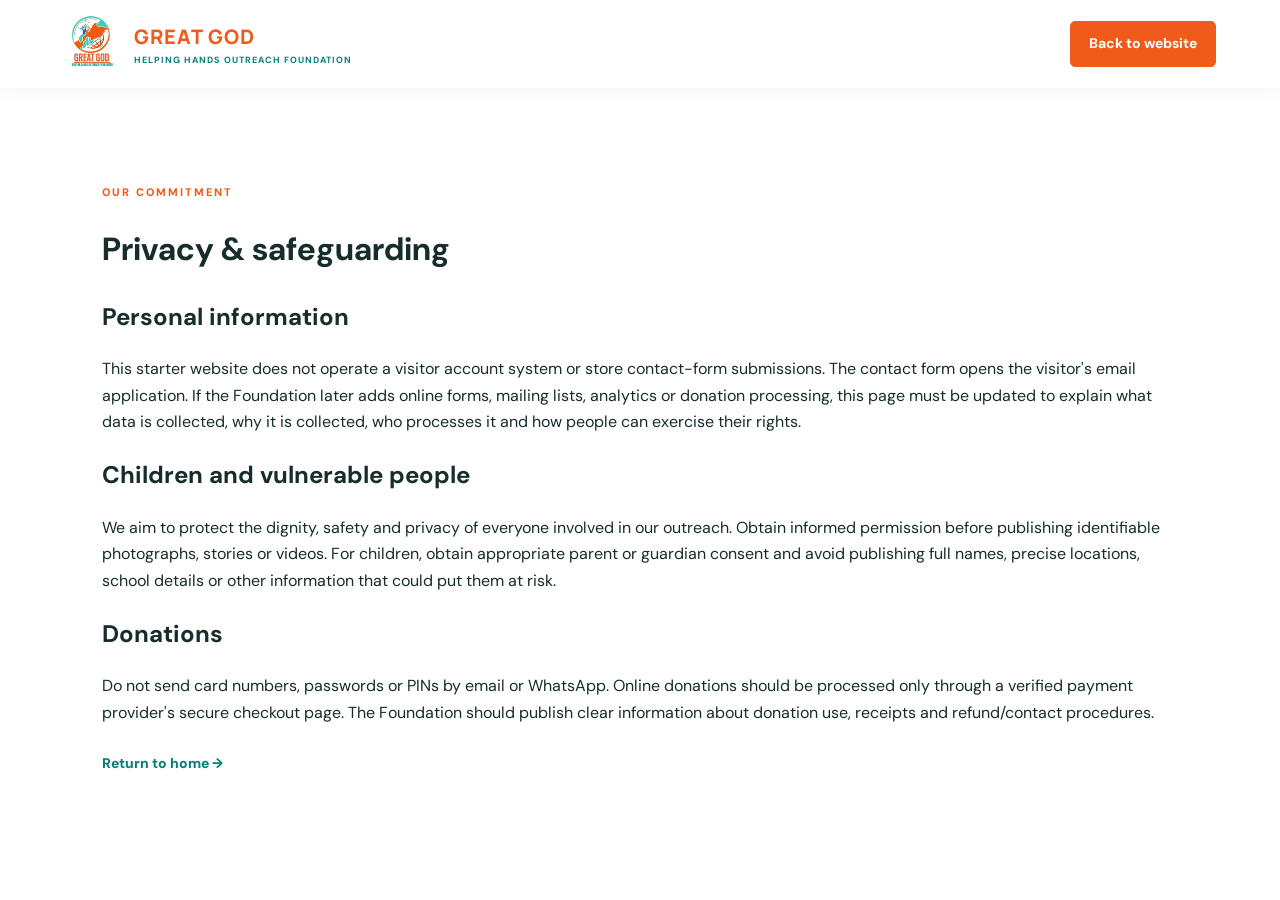
<file: privacy.html>
<!doctype html><html lang="en"><head><meta charset="utf-8"><meta name="viewport" content="width=device-width,initial-scale=1"><title>Privacy & Safeguarding | GGHHOF</title><link rel="stylesheet" href="styles.css"></head><body><header class="site-header"><a class="brand" href="index.html"><img src="assets/foundation-logo.jpg" alt="Foundation logo"><span><b>GREAT GOD</b><small>HELPING HANDS OUTREACH FOUNDATION</small></span></a><a class="button button-small" href="index.html">Back to website</a></header><main class="section"><p class="eyebrow">OUR COMMITMENT</p><h1>Privacy & safeguarding</h1><h2>Personal information</h2><p>This starter website does not operate a visitor account system or store contact-form submissions. The contact form opens the visitor's email application. If the Foundation later adds online forms, mailing lists, analytics or donation processing, this page must be updated to explain what data is collected, why it is collected, who processes it and how people can exercise their rights.</p><h2>Children and vulnerable people</h2><p>We aim to protect the dignity, safety and privacy of everyone involved in our outreach. Obtain informed permission before publishing identifiable photographs, stories or videos. For children, obtain appropriate parent or guardian consent and avoid publishing full names, precise locations, school details or other information that could put them at risk.</p><h2>Donations</h2><p>Do not send card numbers, passwords or PINs by email or WhatsApp. Online donations should be processed only through a verified payment provider's secure checkout page. The Foundation should publish clear information about donation use, receipts and refund/contact procedures.</p><p><a class="text-link" href="index.html">Return to home →</a></p></main></body></html>
</file>
<file: styles.css>
@import url('https://fonts.googleapis.com/css2?family=DM+Sans:wght@400;500;600;700&family=Manrope:wght@400;500;600;700;800&display=swap');
:root{--teal:#087e78;--deep:#064d4c;--orange:#f05a1a;--ink:#172c2c;--muted:#657574;--cream:#fbfaf6;--line:#e7ece8}*{box-sizing:border-box}html{scroll-behavior:smooth;scroll-padding-top:90px}body{margin:0;color:var(--ink);font-family:'DM Sans',sans-serif;line-height:1.65}a{color:inherit;text-decoration:none}.site-header{height:88px;display:flex;align-items:center;justify-content:space-between;padding:10px clamp(20px,5vw,76px);background:#fff;position:sticky;top:0;z-index:20;box-shadow:0 3px 18px #063f3c0d}.brand{display:flex;align-items:center;gap:12px;min-width:250px}.brand img{width:58px;height:58px;object-fit:contain}.brand b,.brand small{display:block;line-height:1.15}.brand b{font:800 20px Manrope;color:var(--orange);letter-spacing:1px}.brand small{font-size:9px;font-weight:700;color:var(--teal);letter-spacing:1px;margin-top:5px}nav{display:flex;gap:25px}nav a{font-size:13px;font-weight:700;color:#344b49}nav a:hover,.text-link:hover{color:var(--orange)}.header-actions{display:flex;align-items:center;gap:12px}.lang,.menu{border:1px solid var(--line);background:#fff;border-radius:30px;padding:9px 12px;font-weight:700;color:var(--teal);cursor:pointer}.menu{display:none}.button{display:inline-flex;justify-content:center;align-items:center;padding:14px 23px;background:var(--orange);color:white;border:1px solid var(--orange);border-radius:5px;font-weight:700;font-size:14px;transition:.2s}.button:hover{background:#d94b12;transform:translateY(-2px)}.button-small{padding:10px 18px}.hero{min-height:590px;display:grid;grid-template-columns:1fr 1fr;align-items:center;padding:70px clamp(20px,7vw,110px);background:linear-gradient(120deg,#f8faf6 0%,#fff 60%,#eaf6f2 100%);gap:35px}.hero-copy{max-width:600px}.eyebrow{color:var(--orange);font-weight:800;font-size:11px;letter-spacing:2px;margin:0 0 15px}.hero h1{font:800 clamp(42px,5.5vw,72px)/1.08 Manrope;letter-spacing:-2.5px;color:var(--deep);margin:0 0 22px;white-space:pre-line}.lead{font-size:18px;color:#566866;max-width:530px}.hero-buttons{display:flex;gap:12px;flex-wrap:wrap;margin:28px 0}.button-outline{background:transparent;color:var(--teal);border-color:var(--teal)}.button-outline:hover{background:var(--teal);color:#fff}.trust-line{font-size:13px;color:var(--deep);font-weight:700}.trust-line span:first-child{color:var(--orange);font-size:20px;margin-right:7px}.hero-art{height:430px;overflow:hidden;border-radius:18px;box-shadow:0 20px 60px #073f3c1a}.hero-art img{width:100%;height:100%;object-fit:contain;object-position:center;padding:28px;background:#fff}.strip{display:flex;justify-content:center;gap:clamp(35px,9vw,140px);background:var(--deep);color:white;padding:22px}.strip div{display:flex;align-items:center;gap:12px}.strip strong{font:800 25px Manrope;color:#ff8a4e}.strip span{font-size:13px}.section{padding:95px clamp(20px,8vw,120px)}.section-heading{max-width:680px;margin-bottom:42px}.section-heading h2,.transparency h2{font:800 clamp(32px,4vw,46px)/1.15 Manrope;color:var(--deep);margin:0 0 14px;letter-spacing:-1.4px}.section-heading p:not(.eyebrow){color:var(--muted);margin:0}.about-grid{display:grid;grid-template-columns:1.1fr .9fr;gap:9%;align-items:center}.large{font-size:20px;font-weight:600;color:#304947}.about-grid p{color:var(--muted)}.mission-card{background:#f2f7f3;padding:32px 36px;border-left:4px solid var(--orange);border-radius:4px}.mission-card h3{color:var(--teal);font:800 18px Manrope;margin:0 0 8px}.mission-card p{margin:0}.mission-card hr{border:0;border-top:1px solid #dce8e1;margin:22px 0}.text-link{display:inline-block;color:var(--teal);font-weight:800;font-size:14px;margin-top:10px}.programs{background:#f6f8f5}.centered{text-align:center;margin-left:auto;margin-right:auto}.program-grid{display:grid;grid-template-columns:repeat(5,1fr);gap:17px}.program{background:white;padding:27px 21px;border:1px solid #edf0ec;border-radius:8px;box-shadow:0 8px 25px #0a4c4610}.program-icon{width:50px;height:50px;border-radius:50%;display:grid;place-items:center;background:var(--deep);color:white;font-size:27px}.program-icon.orange{background:var(--orange)}.program h3{font:800 17px Manrope;color:var(--deep);margin:18px 0 8px}.program p{font-size:13px;color:var(--muted);margin:0}.team-grid{display:grid;grid-template-columns:repeat(4,1fr);gap:18px}.team-card{text-align:center;padding:27px 18px;border:1px solid var(--line);border-radius:8px}.avatar{width:76px;height:76px;border-radius:50%;background:var(--deep);color:#fff;display:grid;place-items:center;margin:0 auto 15px;font:800 17px Manrope}.avatar.orange{background:var(--orange)}.team-card h3{font:800 16px Manrope;margin:0;color:var(--deep)}.team-card p{font-size:13px;color:var(--muted);margin:6px 0 0}.small-note{font-size:12px;color:#778582;margin-top:24px}.gallery{background:#f7f8f5}.gallery-grid{display:grid;grid-template-columns:repeat(3,1fr);gap:18px}.gallery-placeholder{min-height:230px;border-radius:9px;background:linear-gradient(135deg,#075451,#0b9288);color:white;padding:25px;display:flex;flex-direction:column;justify-content:flex-end;position:relative;overflow:hidden}.gallery-placeholder:before{content:'♡';position:absolute;font-size:150px;right:25px;top:0;color:#ffffff19}.gallery-placeholder.orange-bg{background:linear-gradient(135deg,#c74a18,#ff8b45)}.gallery-placeholder span{font-size:12px;opacity:.75}.gallery-placeholder b{font:800 22px Manrope}.gallery-placeholder small{font-size:11px;opacity:.8}.donation{background:var(--deep);color:white;padding:65px clamp(20px,8vw,120px);display:flex;justify-content:space-between;align-items:center;gap:35px}.donation h2{font:800 clamp(35px,4vw,48px) Manrope;margin:0 0 10px}.donation p:not(.eyebrow){max-width:600px;color:#d2e2df}.donation .eyebrow{color:#ff9b67}.donate-actions{display:flex;flex-direction:column;gap:12px;min-width:255px}.button-light{background:#fff;border-color:#fff;color:var(--deep)}.button-light:hover{background:#e9f2ee;color:var(--deep)}.button-outline-light{background:transparent;border-color:#b6d8d2;color:#fff}.button-outline-light:hover{background:#fff;color:var(--deep)}.donate-actions small{font-size:10px;color:#c2d9d4}.involve-grid{display:grid;grid-template-columns:repeat(3,1fr);gap:25px}.involve-grid article{border-top:3px solid var(--orange);padding:22px 20px;background:#fbfcfa}.involve-grid h3{font:800 20px Manrope;color:var(--deep);margin:0 0 8px}.involve-grid p{font-size:14px;color:var(--muted)}.transparency{background:#f1f7f3;display:grid;grid-template-columns:1fr .65fr;gap:10%;align-items:center}.transparency p:not(.eyebrow){color:var(--muted)}.report-box{background:#fff;border-radius:8px;padding:28px;box-shadow:0 10px 35px #0a4c4610}.report-box span{font-size:30px;color:var(--orange)}.report-box h3{font:800 19px Manrope;color:var(--deep);margin:5px 0}.report-box p{font-size:13px}.contact-grid{display:grid;grid-template-columns:.8fr 1.2fr;gap:10%}.contact-details p{border-bottom:1px solid var(--line);padding:0 0 15px;display:flex;flex-direction:column;gap:4px;font-size:14px}.contact-details b{color:var(--deep)}.contact-details a{color:var(--teal)}form{display:grid;gap:8px}label{font-size:13px;font-weight:700;color:var(--deep)}input,textarea{border:1px solid #dce5df;border-radius:4px;padding:13px;font:inherit;margin-bottom:9px}input:focus,textarea:focus{outline:2px solid #9bd1c7;border-color:var(--teal)}form .button{justify-self:start;cursor:pointer}form small{font-size:11px;color:var(--muted)}footer{background:#063f3e;color:white;padding:40px clamp(20px,8vw,120px) 20px}.footer-brand{display:flex;align-items:center;gap:12px}.footer-brand img{width:55px;height:55px;object-fit:contain;background:white;border-radius:50%}.footer-brand b,.footer-brand span{display:block;font:800 14px Manrope}.footer-brand span{font-size:10px;letter-spacing:1px;color:#8ed0c4}footer>p{color:#c7dcd7;font-style:italic;font-size:13px}.footer-bottom{border-top:1px solid #ffffff28;margin-top:28px;padding-top:16px;display:flex;justify-content:space-between;gap:20px;font-size:11px;color:#c7dcd7}.footer-bottom a{color:#ff9b67}
@media(max-width:1050px){nav{gap:13px}.brand{min-width:210px}.brand b{font-size:17px}.program-grid{grid-template-columns:repeat(3,1fr)}}@media(max-width:760px){.site-header{height:72px}.brand img{width:47px;height:47px}.brand small{font-size:8px}.brand b{font-size:16px}nav{display:none;position:absolute;top:72px;left:0;right:0;background:white;padding:20px;box-shadow:0 12px 15px #1232;flex-direction:column}nav.open{display:flex}.menu{display:block}.header-actions{gap:7px}.button-small{padding:8px 12px;font-size:12px}.hero{grid-template-columns:1fr;padding-top:55px;padding-bottom:55px}.hero-art{height:270px;grid-row:1}.hero h1{font-size:46px}.strip{gap:17px;justify-content:space-around}.strip div{gap:5px;flex-direction:column;text-align:center}.strip strong{font-size:21px}.strip span{font-size:10px}.section{padding:65px 22px}.about-grid,.transparency,.contact-grid{grid-template-columns:1fr;gap:28px}.program-grid{grid-template-columns:1fr 1fr}.team-grid{grid-template-columns:1fr 1fr}.gallery-grid{grid-template-columns:1fr}.gallery-placeholder{min-height:180px}.donation{padding:55px 22px;display:block}.donate-actions{margin-top:25px}.involve-grid{grid-template-columns:1fr}.footer-bottom{flex-direction:column}.section-heading h2,.transparency h2{font-size:34px}}@media(max-width:390px){.brand{min-width:0}.brand b{font-size:13px}.brand small{font-size:7px}.lang{padding:7px 9px}.program-grid{grid-template-columns:1fr}}

/* Foundation impact, education and church project sections */
.impact-section{background:#f4f8f5}.metrics-grid{display:grid;grid-template-columns:repeat(3,1fr);gap:20px}.metric-card{background:#fff;border:1px solid var(--line);border-radius:10px;padding:27px;box-shadow:0 10px 30px #0a4c4609}.metric-icon{display:grid;place-items:center;width:46px;height:46px;border-radius:50%;background:var(--deep);color:#fff;font-size:22px}.metric-icon.orange{background:var(--orange)}.metric-card strong{display:block;font:800 38px Manrope;color:var(--orange);margin:17px 0 0}.metric-card h3{font:800 17px Manrope;color:var(--deep);margin:0 0 7px}.metric-card p{font-size:13px;color:var(--muted);margin:0}.impact-note{margin-top:22px;padding:17px 20px;background:#e7f1ec;border-left:4px solid var(--teal);display:flex;gap:12px;flex-wrap:wrap;font-size:13px;color:#405653}.impact-note b{color:var(--deep)}.project-summary{display:flex;gap:18px;margin-bottom:22px}.project-summary div{flex:1;background:var(--deep);color:white;padding:22px;border-radius:8px;display:flex;flex-direction:column}.project-summary strong{font:800 34px Manrope;color:#ff9b67}.project-summary span{font-size:13px}.project-grid{display:grid;grid-template-columns:repeat(2,1fr);gap:20px}.project-card{padding:27px;border:1px solid var(--line);border-radius:9px;background:#fff}.project-card h3{font:800 19px Manrope;color:var(--deep);margin:13px 0 7px}.project-card p{font-size:14px;color:var(--muted);margin:0}.status{display:inline-block;border-radius:30px;padding:5px 11px;font-size:11px;font-weight:800}.status-progress{background:#fff0e7;color:#c34b15}.status-complete{background:#e5f3eb;color:#176b48}
@media(max-width:760px){.metrics-grid,.project-grid{grid-template-columns:1fr}.project-summary{gap:10px}.project-summary div{padding:16px}.metric-card{padding:22px}}

.student-showcase{background:#fff}.student-feature-grid{display:grid;grid-template-columns:repeat(2,1fr);gap:20px}.student-feature{display:grid;grid-template-columns:125px 1fr;gap:18px;align-items:center;border:1px solid var(--line);border-radius:9px;padding:18px}.student-photo{height:112px;border-radius:7px;background:linear-gradient(135deg,#075451,#0b9288);display:grid;place-items:center;color:#fff;font-size:42px}.student-photo.orange-photo{background:linear-gradient(135deg,#c74a18,#ff8b45)}.student-feature h3{font:800 17px Manrope;color:var(--deep);margin:0 0 6px}.student-feature p{font-size:13px;color:var(--muted);margin:0}@media(max-width:760px){.student-feature-grid{grid-template-columns:1fr}.student-feature{grid-template-columns:90px 1fr}.student-photo{height:90px}}
.bank-transfer-note{background:rgba(255,255,255,.12);border:1px solid rgba(255,255,255,.25);border-radius:10px;padding:16px 18px;color:#fff;margin-bottom:12px;max-width:520px}.bank-transfer-note b{display:block;font-weight:800;margin-bottom:6px}.bank-transfer-note p{font-size:13px;line-height:1.65;margin:0;color:rgba(255,255,255,.9)}

/* Official registration and governance documents */
.document-grid{display:grid;grid-template-columns:repeat(auto-fit,minmax(250px,1fr));gap:22px;margin-top:28px}.document-card{background:#fff;border:1px solid #e4e9e4;border-radius:16px;overflow:hidden;box-shadow:0 10px 30px #173d2410;display:flex;flex-direction:column}.document-card>div:not(.document-icon){padding:22px}.document-card h3{margin:8px 0}.document-card p{line-height:1.65}.document-card small{display:block;color:#64748b;line-height:1.5;margin-top:12px}.document-kicker{font-size:.72rem;letter-spacing:.12em;font-weight:700;color:#39714e}.scuml-preview{width:100%;height:190px;object-fit:cover;object-position:center 40%;background:#f7f5e8}.document-icon{height:190px;display:grid;place-items:center;background:#edf4eb;color:#2d6946;font-size:4rem;font-weight:700}.document-card .text-link{font-weight:700}
/* Supabase-managed public CMS media cards */
.cms-card-image{display:block;width:100%;max-height:240px;object-fit:cover;border-radius:12px;margin:0 0 12px}.cms-gallery-image{width:100%;height:210px;object-fit:cover;border-radius:10px;margin-bottom:10px}.team-card small{display:block;color:#65736e;line-height:1.5;margin-top:8px}.gallery-placeholder a{display:inline-block;padding:12px;color:#075b52;font-weight:700}
/* Improved mobile header layout */
@media (max-width: 760px) {
  .site-header {
    padding-left: 12px;
    padding-right: 12px;
  }

  .header-actions {
    gap: 8px;
    flex-shrink: 0;
  }

  .header-actions .button-small {
    white-space: nowrap;
    width: auto;
    min-width: 118px;
    padding: 12px 12px;
    font-size: 13px;
    flex-shrink: 0;
    text-align: center;
  }

  .brand {
    min-width: 0;
    flex: 1;
  }
}
</file>
